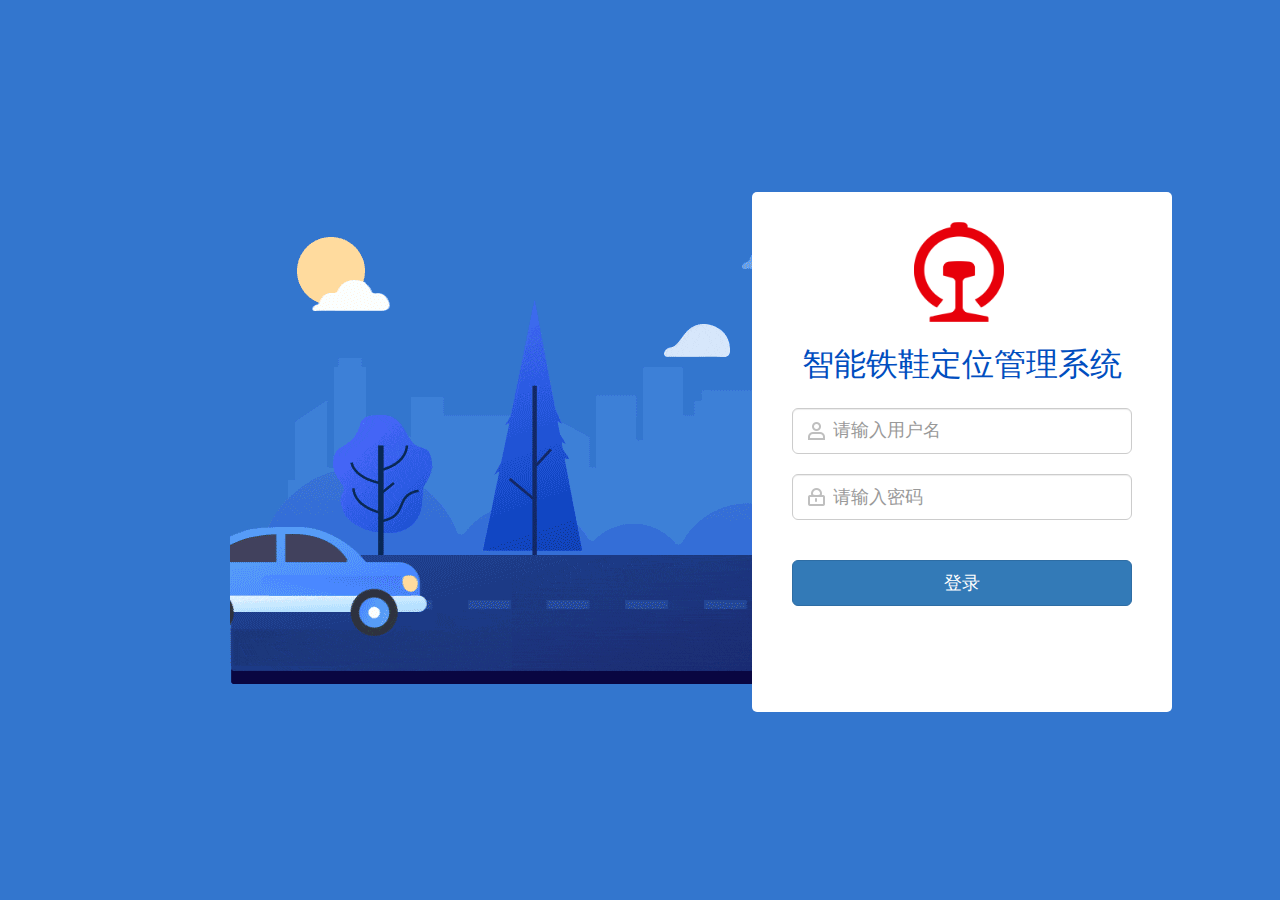
<file: login.html>
<!DOCTYPE html>
<html class="loginHtml">

	<head>
		<meta charset="utf-8">
		<title>登录</title>
		<meta name="renderer" content="webkit">
		<meta http-equiv="X-UA-Compatible" content="IE=edge,chrome=1">
		<meta name="viewport" content="width=device-width, initial-scale=1, maximum-scale=1">
		<meta name="apple-mobile-web-app-status-bar-style" content="black">
		<meta name="apple-mobile-web-app-capable" content="yes">
		<meta name="format-detection" content="telephone=no">
		<link rel="stylesheet" type="text/css" href="css/bootstrap.min.css" />
		<link rel="stylesheet" href="css/public.css" media="all" />
	</head>

	<body class="loginBody">
		<img src="img/login-bg.gif" class="login-bg" />
		<!--正常登录-->
		<form class="layui-form">
			<div class="login-normal">
				<img src="img/logo.png" class="img-logo" width="90" height="100" />
				<div class="title">
					智能铁鞋定位管理系统
				</div>
				<div class="form-group-lg">
					<input type="text" placeholder="请输入用户名" autocomplete="on" id="username" class="form-control" value="">
					<img src="img/user-icon.png" class="login-icon " />
				</div>
				<div class="form-group-lg">
					<input type="password" placeholder="请输入密码" autocomplete="off" id="password" class="form-control" value="">
					<img src="img/Password-icon.png" class="login-icon " />
				</div>
				<div class="form-group" style="margin-top: 20px;">
					<a id="login" class="btn btn-primary btn-lg" style="width: 340px;">登录</a>
				</div>
			</div>
		</form>
		<script src="js/jquery-1.11.2.min.js" type="text/javascript" charset="utf-8"></script>
		<script type="text/javascript">
			$('#login').on('click', function() {
				if($('#username').val()==''){
					alert('帐号不可为空');
					return
				}
				if($('#password').val()==''){
					alert('密码不可为空')
					return
				}
				var data = {
					userName: $('#username').val(),
					passWord: $('#password').val()
				}
				$.ajax({
					type: "post",
					data: data,
					dataType: 'json',
					url: 'http://47.105.222.116:8088/login/login',
					success: function(res) {
						sessionStorage.setItem('userName', data.userName);
						sessionStorage.setItem('userId', res.id);
						window.location.href = 'index.html'
					}
				});
			})
		</script>
	</body>

</html>
</file>
<file: css/public.css>
﻿/*公共样式*/

body {
	position: absolute;
	width: 100%;
	height: 100%;
	overflow: hidden;
}

ol,
ul {
	margin: 0;
	margin-bottom: 0 !important;
}

li {
	list-style: none;
}

.header .layui-nav-child {
	z-index: 99999;
	top: 60px;
	left: auto;
	right: 0;
}

.seraph {
	font-size: 16px !important;
}

.main_body {
	min-width: 320px;
}


/*boostrap*/

.form-group-lg .form-control {
	padding: 10px 40px;
}


/*登录*/

.loginHtml,
.loginBody {
	height: 100%;
	background-color: #3376CE;
	overflow: auto;
}

.loginBody form.layui-form {
	padding: 0 40px;
	width: 420px;
	height: 520px;
	position: absolute;
	left: 47%;
	top: 38%;
	margin: -150px 0 0 150px;
	-webkit-box-sizing: border-box;
	-moz-box-sizing: border-box;
	-o-box-sizing: border-box;
	box-sizing: border-box;
	background: #fff;
	-webkit-border-radius: 5px;
	-moz-border-radius: 5px;
	border-radius: 5px;
}

.login_face {
	margin: -55px auto 20px;
	width: 100px;
	height: 100px;
	-webkit-border-radius: 50%;
	-moz-border-radius: 50%;
	border-radius: 50%;
	border: 5px solid #fff;
	overflow: hidden;
	box-shadow: 0 0 30px #009688;
}

.imgCode {
	position: relative;
}

#imgCode img {
	position: absolute;
	top: 1px;
	right: 1px;
	cursor: pointer;
}

.layui-form-item {
	margin-bottom: 15px;
}

.login-btn {
	width: 340px;
	height: 46px;
	line-height: 46px;
	font-size: 18px !important;
}

.login-input {
	width: 340px;
	height: 46px;
	line-height: 46px;
	padding-left: 40px;
}

.login-bg {
	position: absolute;
	left: 18%;
	top: 26%;
}

.login-icon {
	position: relative;
	bottom: 34px;
	left: 16px;
}

.img-logo {
	margin: 30px 0 0 122px;
}

.img-title {
	margin: 10px 0 30px 11px;
}

.login-normal {
	display: block;
}

.login-success {
	display: none;
}

.title {
	font-size: 32px;
	text-align: center;
	margin: 20px 0;
	color: #004ebf;
}

.infoList {
	display: none;
	position: fixed;
	margin: 10px;
	top: 100px;
	bottom: 0px;
	right: 0;
	z-index: 1;
	padding: 10px 0;
	background-color: rgb(255, 255, 255);
	border-radius: 4px;
	box-shadow: rgb(17, 34, 51) 0px 0px 7px 1px;
	width: 370px;
	text-align: center;
}

.header-left {
	background-color: #3376ce;
	height: 50px;
	color: rgb(255, 255, 255);
	padding: 0px 20px 0px 0px;
}

.header-left-name {
	float: left;
	line-height: 50px;
	padding: 0px 40px;
	font-size: 18px;
}

.header-right {
	font-size: 18px;
	float: right;
	line-height: 50px;
}

.getList {
	height: 743px;
	overflow-y: scroll;
}

.close-icon {
	cursor: pointer;
	position: absolute;
	top: 122px;
	right: 357px;
	padding: 3px;
	border-radius: 4px;
	z-index: 2;
	background: rgb(60, 141, 188);
	color: rgb(255, 255, 255);
	display: none;
}

.show-icon {
	display: block;
	cursor: pointer;
	position: absolute;
	top: 122px;
	right: 1px;
	padding: 3px;
	border-radius: 4px;
	z-index: 2;
	background: rgb(60, 141, 188);
	color: rgb(255, 255, 255);
}

.info {
	/*height: 100px;*/
	/*line-height: 100px;*/
	width: 100%;
	border-bottom: 1px dashed #E1E1E1;
	cursor: pointer;
	padding: 10px 0;
}

.windowInfo {
	width: 380px;
}

.infoWindow-name {
	font-weight: bold;
	font-size: 20px;
}

.infoWindow-result {
	font-size: 20px;
	color: #1268ef;
}

.infoWindow-other {
	font-size: 14px;
}

.isOnline {
	color: green;
}

.isOffline {
	color: red;
}

.infoWindow-other img {
	margin-bottom: 4px;
	height: 22px;
}

.infoWindow-other img {
	margin-bottom: 4px;
	height: 22px;
}

.info:hover {
	background: #E1E1E1;
}

.selected {
	background: #E1E1E1;
}

.btn-tab-activity {
	background-color: #3c8dbc!important;
	border-color: #3c8dbc!important;
	color: #fff!important;
}

button {
	outline: none;
	cursor: pointer;
}

.btn-default {
	border: 1px solid #EEEEEE;
	background: #FFFFFF;
}

.btn-default:hover {
	background: #E1E1E1;
}

.bootname {
	font-weight: bold;
}

.result {
	font-size: 16px;
}

.ant-input {
	width: 86%;
}

#getList .my-active {
	background: #E1E1E1;
}

.amap-marker-content {
	opacity: 0;
}
</file>
